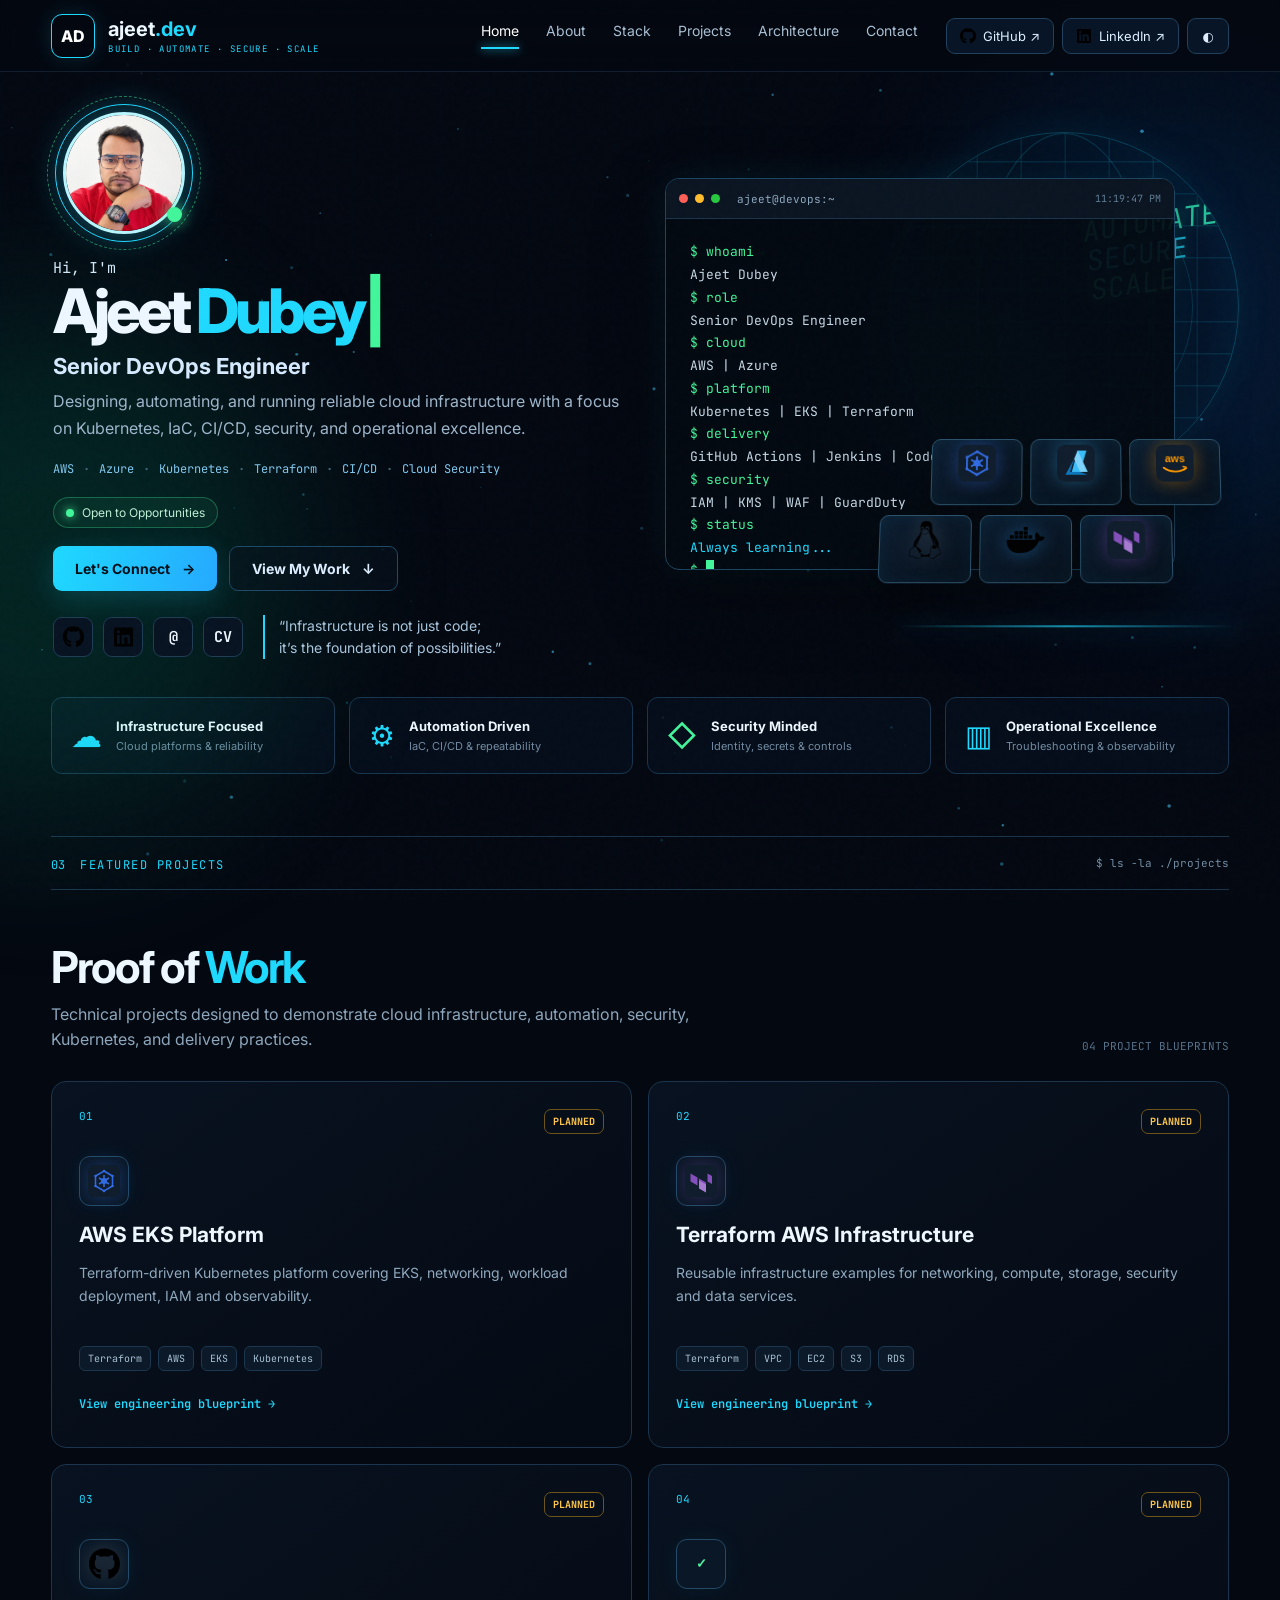
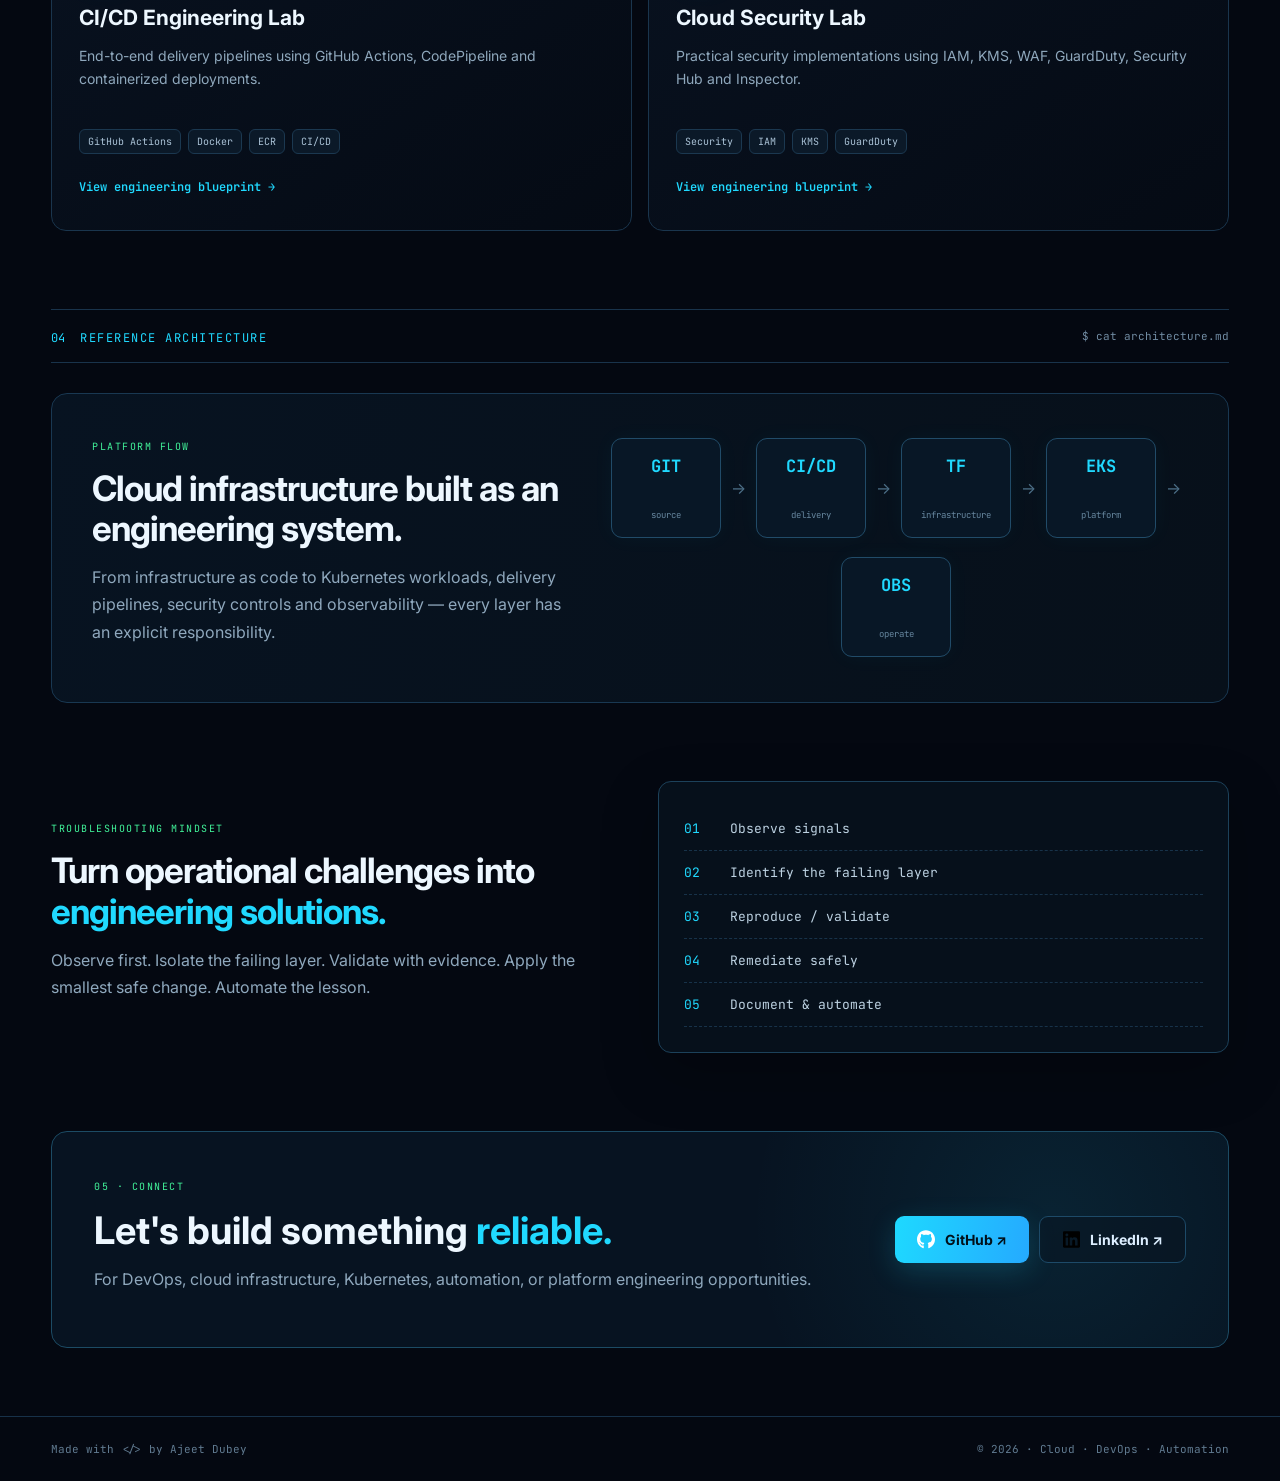
<file: index.html>
<!doctype html>
<html lang="en">
<head>
  <meta charset="utf-8">
  <meta name="viewport" content="width=device-width, initial-scale=1">
  <meta name="theme-color" content="#050912">
  <meta name="description" content="Ajeet Dubey — Senior DevOps Engineer portfolio. AWS, Azure, Kubernetes, Terraform, CI/CD, Cloud Security and Automation.">
  <title>Ajeet Dubey | Senior DevOps Engineer</title>
  <link rel="preconnect" href="https://fonts.googleapis.com">
  <link rel="preconnect" href="https://fonts.gstatic.com" crossorigin>
  <link href="https://fonts.googleapis.com/css2?family=Inter:wght@400;500;600;700;800&family=JetBrains+Mono:wght@400;500;600;700&display=swap" rel="stylesheet">
  <link rel="stylesheet" href="styles.css">
  <!-- v5: all technology/social icons are bundled locally; no external icon CDN required. -->
</head>
<body>
  <div class="noise"></div>
  <div class="grid-bg"></div>
  <div class="orb orb-a"></div>
  <div class="orb orb-b"></div>
  <canvas id="particles" aria-hidden="true"></canvas>

  <header class="site-header">
    <a class="brand" href="#home" aria-label="Ajeet Dubey home">
      <span class="brand-mark">AD</span>
      <span class="brand-copy">
        <strong>ajeet<span>.dev</span></strong>
        <small>BUILD · AUTOMATE · SECURE · SCALE</small>
      </span>
    </a>

    <nav class="nav" id="nav">
      <a class="active" href="#home">Home</a>
      <a href="#about">About</a>
      <a href="#stack">Stack</a>
      <a href="#projects">Projects</a>
      <a href="#architecture">Architecture</a>
      <a href="#contact">Contact</a>
    </nav>

    <div class="header-actions">
      <a class="social-btn github" href="https://github.com/ajeet-dubey89" target="_blank" rel="noopener"><img src="assets/icons/github.svg" alt="" loading="eager"> GitHub ↗</a>
      <a class="social-btn linkedin" href="https://www.linkedin.com/in/ajeet-dubey89/" target="_blank" rel="noopener"><img src="assets/icons/linkedin.svg" alt="" loading="eager"> LinkedIn ↗</a>
      <button class="theme-btn" id="themeToggle" aria-label="Toggle visual mode">◐</button>
      <button class="menu-btn" id="menuBtn" aria-label="Open menu">☰</button>
    </div>
  </header>

  <main>
    <section class="hero section" id="home">
      <div class="hero-left reveal">
        <div class="profile-wrap" aria-label="Ajeet Dubey profile photo">

          <div class="profile-ring ring-one"></div>
          <div class="profile-ring ring-two"></div>
          <img class="profile-photo" src="assets/profile.jpeg" alt="Ajeet Dubey">
          <span class="profile-dot" aria-hidden="true"></span>
        </div>

        <div class="eyebrow">Hi, I'm</div>
        <h1>Ajeet <span>Dubey</span><i>|</i></h1>
        <h2>Senior DevOps Engineer</h2>
        <p class="hero-copy">Designing, automating, and running reliable cloud infrastructure with a focus on Kubernetes, IaC, CI/CD, security, and operational excellence.</p>

        <div class="tech-line">
          <span>AWS</span><b>·</b><span>Azure</span><b>·</b><span>Kubernetes</span><b>·</b><span>Terraform</span><b>·</b><span>CI/CD</span><b>·</b><span>Cloud Security</span>
        </div>

        <div class="status-pill"><span></span> Open to Opportunities</div>

        <div class="hero-cta">
          <a class="btn primary" href="#contact">Let's Connect <span>→</span></a>
          <a class="btn ghost" href="#projects">View My Work <span>↓</span></a>
        </div>

        <div class="quick-links">
          <a href="https://github.com/ajeet-dubey89" target="_blank" rel="noopener" aria-label="GitHub">
            <img src="assets/icons/github.svg" alt="" loading="eager">
          </a>
          <a href="https://www.linkedin.com/in/ajeet-dubey89/" target="_blank" rel="noopener" aria-label="LinkedIn">
            <img src="assets/icons/linkedin.svg" alt="" loading="eager">
          </a>
          <a href="mailto:contact@ajeet.dev" aria-label="Email" class="mail-icon">@</a>
          <a href="#about" aria-label="Profile" class="doc-icon">CV</a>
          <blockquote>“Infrastructure is not just code;<br> it’s the foundation of possibilities.”</blockquote>
        </div>
      </div>

      <div class="hero-right reveal delay-1">
        <div class="terminal-card">
          <div class="terminal-top">
            <span class="traffic red"></span><span class="traffic yellow"></span><span class="traffic green"></span>
            <span class="terminal-title">ajeet@devops:~</span>
            <span class="terminal-time" id="terminalTime"></span>
          </div>
          <div class="terminal-body" id="terminalBody">
            <div><em>$ whoami</em></div>
            <div>Ajeet Dubey</div>
            <div><em>$ role</em></div>
            <div>Senior DevOps Engineer</div>
            <div><em>$ cloud</em></div>
            <div>AWS | Azure</div>
            <div><em>$ platform</em></div>
            <div>Kubernetes | EKS | Terraform</div>
            <div><em>$ delivery</em></div>
            <div>GitHub Actions | Jenkins | CodePipeline</div>
            <div><em>$ security</em></div>
            <div>IAM | KMS | WAF | GuardDuty</div>
            <div><em>$ status</em></div>
            <div class="terminal-green">Always learning...</div>
            <div class="cursor-line"><span>$</span><i></i></div>
          </div>
        </div>

        <div class="globe">
          <div class="globe-grid"></div>
          <div class="globe-label">BUILD<br>AUTOMATE<br><span>SECURE</span><br>SCALE</div>
        </div>

        <div class="infra-stack" aria-label="Technology stack">
          <div class="stack-cube aws" title="Amazon Web Services">
            <img src="assets/icons/amazonaws.svg" alt="AWS" loading="eager"><span>AWS</span>
          </div>
          <div class="stack-cube azure" title="Microsoft Azure">
            <img src="assets/icons/microsoftazure.svg" alt="Azure" loading="eager"><span>AZURE</span>
          </div>
          <div class="stack-cube k8s" title="Kubernetes">
            <img src="assets/icons/kubernetes.svg" alt="Kubernetes" loading="eager"><span>K8S</span>
          </div>
          <div class="stack-cube tf" title="Terraform">
            <img src="assets/icons/terraform.svg" alt="Terraform" loading="eager"><span>TF</span>
          </div>
          <div class="stack-cube docker" title="Docker">
            <img src="assets/icons/docker.svg" alt="Docker" loading="eager"><span>DOCKER</span>
          </div>
          <div class="stack-cube linux" title="Linux">
            <img src="assets/icons/linux.svg" alt="Linux" loading="eager"><span>LINUX</span>
          </div>
        </div>
      </div>
    </section>

    <section class="value-strip section reveal" id="about">
      <article><span class="value-icon cloud-icon">☁</span><div><strong>Infrastructure Focused</strong><small>Cloud platforms & reliability</small></div></article>
      <article><span class="value-icon">⚙</span><div><strong>Automation Driven</strong><small>IaC, CI/CD & repeatability</small></div></article>
      <article><span class="value-icon shield-icon">◇</span><div><strong>Security Minded</strong><small>Identity, secrets & controls</small></div></article>
      <article><span class="value-icon bars-icon">▥</span><div><strong>Operational Excellence</strong><small>Troubleshooting & observability</small></div></article>
    </section>

    <section class="section projects-section" id="projects">
      <div class="section-heading reveal">
        <div><span class="section-number">03</span><span class="section-kicker">FEATURED PROJECTS</span></div>
        <span class="command">$ ls -la ./projects</span>
      </div>
      <div class="section-intro reveal">
        <div><h2>Proof of <span>Work</span></h2><p>Technical projects designed to demonstrate cloud infrastructure, automation, security, Kubernetes, and delivery practices.</p></div>
        <span class="project-counter">04 PROJECT BLUEPRINTS</span>
      </div>

      <div class="project-grid">
        <article class="project-card reveal" data-project="eks">
          <div class="card-top"><span>01</span><b>PLANNED</b></div>
          <div class="project-icon k8s-icon"><img src="assets/icons/kubernetes.svg" alt="Kubernetes" loading="eager"></div>
          <h3>AWS EKS Platform</h3>
          <p>Terraform-driven Kubernetes platform covering EKS, networking, workload deployment, IAM and observability.</p>
          <div class="tags"><span>Terraform</span><span>AWS</span><span>EKS</span><span>Kubernetes</span></div>
          <button class="blueprint">View engineering blueprint →</button>
        </article>

        <article class="project-card reveal delay-1" data-project="terraform">
          <div class="card-top"><span>02</span><b>PLANNED</b></div>
          <div class="project-icon tf-icon"><img src="assets/icons/terraform.svg" alt="Terraform" loading="eager"></div>
          <h3>Terraform AWS Infrastructure</h3>
          <p>Reusable infrastructure examples for networking, compute, storage, security and data services.</p>
          <div class="tags"><span>Terraform</span><span>VPC</span><span>EC2</span><span>S3</span><span>RDS</span></div>
          <button class="blueprint">View engineering blueprint →</button>
        </article>

        <article class="project-card reveal delay-2" data-project="cicd">
          <div class="card-top"><span>03</span><b>PLANNED</b></div>
          <div class="project-icon gh-icon"><img src="assets/icons/github.svg" alt="GitHub" loading="eager"></div>
          <h3>CI/CD Engineering Lab</h3>
          <p>End-to-end delivery pipelines using GitHub Actions, CodePipeline and containerized deployments.</p>
          <div class="tags"><span>GitHub Actions</span><span>Docker</span><span>ECR</span><span>CI/CD</span></div>
          <button class="blueprint">View engineering blueprint →</button>
        </article>

        <article class="project-card reveal delay-3" data-project="security">
          <div class="card-top"><span>04</span><b>PLANNED</b></div>
          <div class="project-icon sec-icon">✓</div>
          <h3>Cloud Security Lab</h3>
          <p>Practical security implementations using IAM, KMS, WAF, GuardDuty, Security Hub and Inspector.</p>
          <div class="tags"><span>Security</span><span>IAM</span><span>KMS</span><span>GuardDuty</span></div>
          <button class="blueprint">View engineering blueprint →</button>
        </article>
      </div>
    </section>

    <section class="section architecture-section" id="architecture">
      <div class="section-heading reveal">
        <div><span class="section-number">04</span><span class="section-kicker">REFERENCE ARCHITECTURE</span></div>
        <span class="command">$ cat architecture.md</span>
      </div>
      <div class="architecture-card reveal">
        <div class="arch-copy">
          <span class="mini-label">PLATFORM FLOW</span>
          <h2>Cloud infrastructure built as an <span>engineering system.</span></h2>
          <p>From infrastructure as code to Kubernetes workloads, delivery pipelines, security controls and observability — every layer has an explicit responsibility.</p>
        </div>
        <div class="arch-flow">
          <div>GIT<br><small>source</small></div><i>→</i>
          <div>CI/CD<br><small>delivery</small></div><i>→</i>
          <div>TF<br><small>infrastructure</small></div><i>→</i>
          <div>EKS<br><small>platform</small></div><i>→</i>
          <div>OBS<br><small>operate</small></div>
        </div>
      </div>
    </section>

    <section class="section method-section">
      <div class="method-grid">
        <div class="method-copy reveal">
          <span class="mini-label">TROUBLESHOOTING MINDSET</span>
          <h2>Turn operational challenges into <span>engineering solutions.</span></h2>
          <p>Observe first. Isolate the failing layer. Validate with evidence. Apply the smallest safe change. Automate the lesson.</p>
        </div>
        <div class="method-terminal reveal delay-1">
          <div><span>01</span> Observe signals</div>
          <div><span>02</span> Identify the failing layer</div>
          <div><span>03</span> Reproduce / validate</div>
          <div><span>04</span> Remediate safely</div>
          <div><span>05</span> Document & automate</div>
        </div>
      </div>
    </section>

    <section class="section contact-section" id="contact">
      <div class="contact-card reveal">
        <div>
          <span class="mini-label">05 · CONNECT</span>
          <h2>Let's build something <span>reliable.</span></h2>
          <p>For DevOps, cloud infrastructure, Kubernetes, automation, or platform engineering opportunities.</p>
        </div>
        <div class="contact-actions">
          <a class="btn primary icon-btn" href="https://github.com/ajeet-dubey89" target="_blank" rel="noopener"><img src="assets/icons/github.svg" alt=""> GitHub ↗</a>
          <a class="btn ghost icon-btn" href="https://www.linkedin.com/in/ajeet-dubey89/" target="_blank" rel="noopener"><img src="assets/icons/linkedin.svg" alt=""> LinkedIn ↗</a>
        </div>
      </div>
    </section>
  </main>

  <footer>
    <span>Made with &lt;/&gt; by Ajeet Dubey</span>
    <span>© <span id="year"></span> · Cloud · DevOps · Automation</span>
  </footer>

  <dialog id="projectModal">
    <button class="modal-close" id="modalClose" aria-label="Close">×</button>
    <span class="mini-label" id="modalLabel">ENGINEERING BLUEPRINT</span>
    <h2 id="modalTitle"></h2>
    <p id="modalText"></p>
    <div class="modal-grid" id="modalGrid"></div>
  </dialog>

  <script src="script.js"></script>
</body>
</html>
</file>
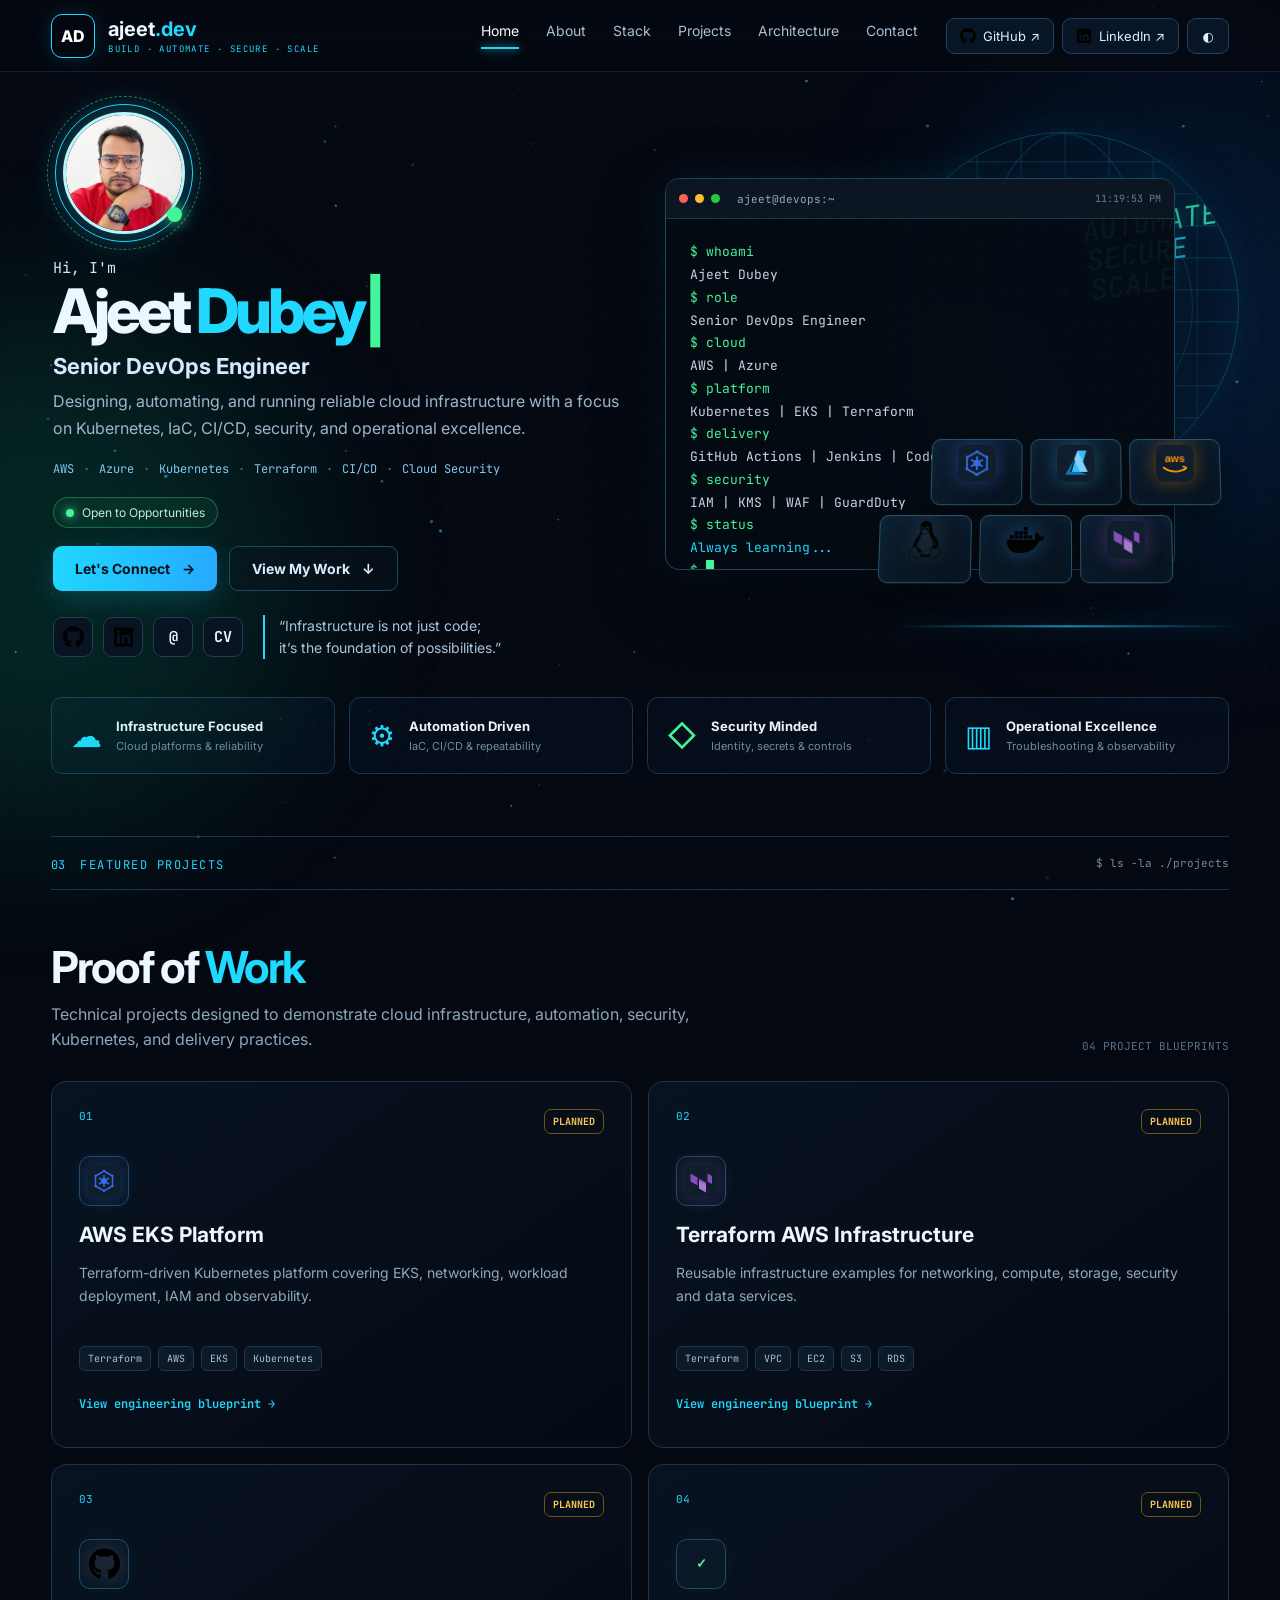
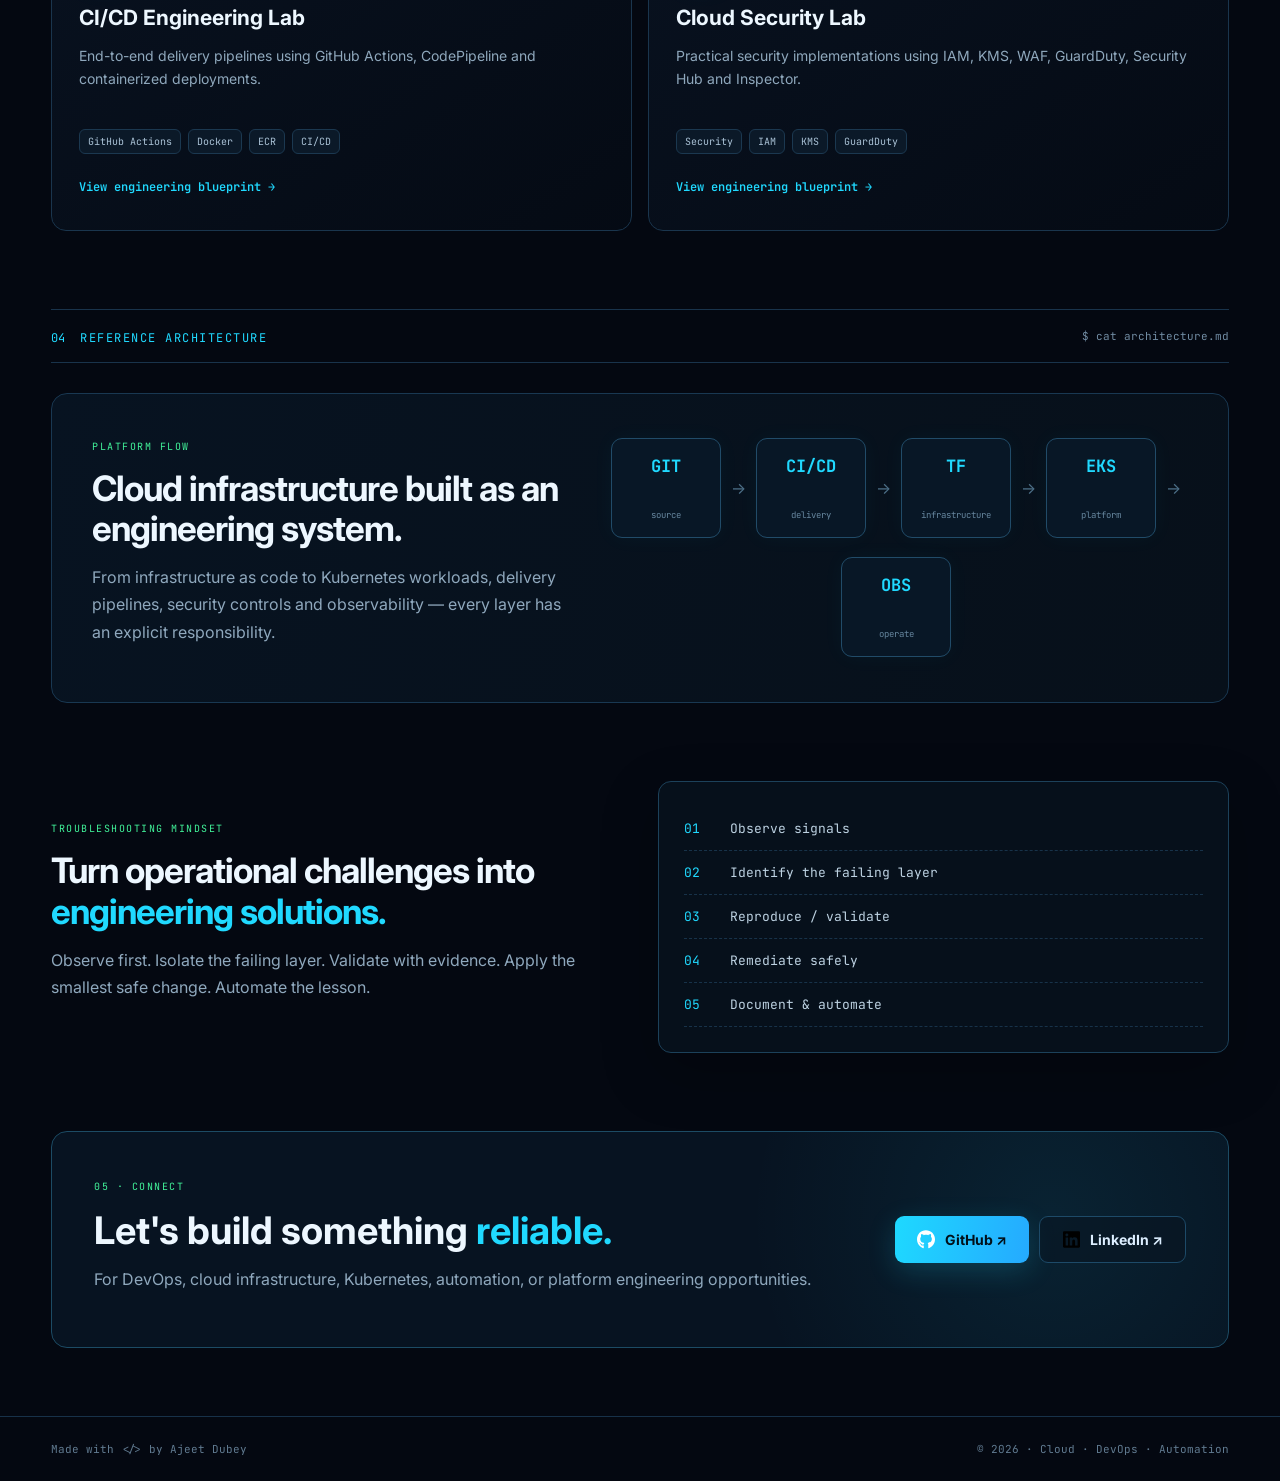
<file: bckp2index.html>
<!doctype html>
<html lang="en">
<head>
  <meta charset="utf-8">
  <meta name="viewport" content="width=device-width, initial-scale=1">
  <meta name="theme-color" content="#050912">
  <meta name="description" content="Ajeet Dubey — Senior DevOps Engineer portfolio. AWS, Azure, Kubernetes, Terraform, CI/CD, Cloud Security and Automation.">
  <meta name="author" content="Ajeet Dubey">
  <link rel="canonical" href="https://ajeet-dubey89.github.io/">

  <!-- Social sharing / LinkedIn preview -->
  <meta property="og:type" content="website">
  <meta property="og:title" content="Ajeet Dubey | Senior DevOps Engineer">
  <meta property="og:description" content="DevOps engineering portfolio covering AWS, Azure, Kubernetes, Terraform, CI/CD, cloud security and infrastructure automation.">
  <meta property="og:url" content="https://ajeet-dubey89.github.io/">
  <meta property="og:image" content="https://ajeet-dubey89.github.io/assets/profile.jpeg">
  <meta property="og:image:alt" content="Ajeet Dubey — Senior DevOps Engineer">
  <meta property="og:site_name" content="Ajeet Dubey">

  <!-- X / Twitter sharing -->
  <meta name="twitter:card" content="summary_large_image">
  <meta name="twitter:title" content="Ajeet Dubey | Senior DevOps Engineer">
  <meta name="twitter:description" content="AWS • Azure • Kubernetes • Terraform • CI/CD • Cloud Infrastructure">
  <meta name="twitter:image" content="https://ajeet-dubey89.github.io/assets/profile.jpeg">
  <meta name="twitter:image:alt" content="Ajeet Dubey — Senior DevOps Engineer">

  <title>Ajeet Dubey | Senior DevOps Engineer</title>
  <link rel="preconnect" href="https://fonts.googleapis.com">
  <link rel="preconnect" href="https://fonts.gstatic.com" crossorigin>
  <link href="https://fonts.googleapis.com/css2?family=Inter:wght@400;500;600;700;800&family=JetBrains+Mono:wght@400;500;600;700&display=swap" rel="stylesheet">
  <link rel="stylesheet" href="styles.css">
  <!-- v5: all technology/social icons are bundled locally; no external icon CDN required. -->
</head>
<body>
  <div class="noise"></div>
  <div class="grid-bg"></div>
  <div class="orb orb-a"></div>
  <div class="orb orb-b"></div>
  <canvas id="particles" aria-hidden="true"></canvas>

  <header class="site-header">
    <a class="brand" href="#home" aria-label="Ajeet Dubey home">
      <span class="brand-mark">AD</span>
      <span class="brand-copy">
        <strong>ajeet<span>.dev</span></strong>
        <small>BUILD · AUTOMATE · SECURE · SCALE</small>
      </span>
    </a>

    <nav class="nav" id="nav">
      <a class="active" href="#home">Home</a>
      <a href="#about">About</a>
      <a href="#stack">Stack</a>
      <a href="#projects">Projects</a>
      <a href="#architecture">Architecture</a>
      <a href="#contact">Contact</a>
    </nav>

    <div class="header-actions">
      <a class="social-btn github" href="https://github.com/ajeet-dubey89" target="_blank" rel="noopener"><img src="assets/icons/github.svg" alt="" loading="eager"> GitHub ↗</a>
      <a class="social-btn linkedin" href="https://www.linkedin.com/in/ajeet-dubey89/" target="_blank" rel="noopener"><img src="assets/icons/linkedin.svg" alt="" loading="eager"> LinkedIn ↗</a>
      <button class="theme-btn" id="themeToggle" aria-label="Toggle visual mode">◐</button>
      <button class="menu-btn" id="menuBtn" aria-label="Open menu">☰</button>
    </div>
  </header>

  <main>
    <section class="hero section" id="home">
      <div class="hero-left reveal">
        <div class="profile-wrap" aria-label="Ajeet Dubey profile photo">

          <div class="profile-ring ring-one"></div>
          <div class="profile-ring ring-two"></div>
          <img class="profile-photo" src="assets/profile.jpeg" alt="Ajeet Dubey">
          <span class="profile-dot" aria-hidden="true"></span>
        </div>

        <div class="eyebrow">Hi, I'm</div>
        <h1>Ajeet <span>Dubey</span><i>|</i></h1>
        <h2>Senior DevOps Engineer</h2>
        <p class="hero-copy">Designing, automating, and running reliable cloud infrastructure with a focus on Kubernetes, IaC, CI/CD, security, and operational excellence.</p>

        <div class="tech-line">
          <span>AWS</span><b>·</b><span>Azure</span><b>·</b><span>Kubernetes</span><b>·</b><span>Terraform</span><b>·</b><span>CI/CD</span><b>·</b><span>Cloud Security</span>
        </div>

        <div class="status-pill"><span></span> Open to Opportunities</div>

        <div class="hero-cta">
          <a class="btn primary" href="#contact">Let's Connect <span>→</span></a>
          <a class="btn ghost" href="#projects">View My Work <span>↓</span></a>
        </div>

        <div class="quick-links">
          <a href="https://github.com/ajeet-dubey89" target="_blank" rel="noopener" aria-label="GitHub">
            <img src="assets/icons/github.svg" alt="" loading="eager">
          </a>
          <a href="https://www.linkedin.com/in/ajeet-dubey89/" target="_blank" rel="noopener" aria-label="LinkedIn">
            <img src="assets/icons/linkedin.svg" alt="" loading="eager">
          </a>
          <a href="mailto:contact@ajeet.dev" aria-label="Email" class="mail-icon">@</a>
          <a href="#about" aria-label="Profile" class="doc-icon">CV</a>
          <blockquote>“Infrastructure is not just code;<br> it’s the foundation of possibilities.”</blockquote>
        </div>
      </div>

      <div class="hero-right reveal delay-1">
        <div class="terminal-card">
          <div class="terminal-top">
            <span class="traffic red"></span><span class="traffic yellow"></span><span class="traffic green"></span>
            <span class="terminal-title">ajeet@devops:~</span>
            <span class="terminal-time" id="terminalTime"></span>
          </div>
          <div class="terminal-body" id="terminalBody">
            <div><em>$ whoami</em></div>
            <div>Ajeet Dubey</div>
            <div><em>$ role</em></div>
            <div>Senior DevOps Engineer</div>
            <div><em>$ cloud</em></div>
            <div>AWS | Azure</div>
            <div><em>$ platform</em></div>
            <div>Kubernetes | EKS | Terraform</div>
            <div><em>$ delivery</em></div>
            <div>GitHub Actions | Jenkins | CodePipeline</div>
            <div><em>$ security</em></div>
            <div>IAM | KMS | WAF | GuardDuty</div>
            <div><em>$ status</em></div>
            <div class="terminal-green">Always learning...</div>
            <div class="cursor-line"><span>$</span><i></i></div>
          </div>
        </div>

        <div class="globe">
          <div class="globe-grid"></div>
          <div class="globe-label">BUILD<br>AUTOMATE<br><span>SECURE</span><br>SCALE</div>
        </div>

        <div class="infra-stack" aria-label="Technology stack">
          <div class="stack-cube aws" title="Amazon Web Services">
            <img src="assets/icons/amazonaws.svg" alt="AWS" loading="eager"><span>AWS</span>
          </div>
          <div class="stack-cube azure" title="Microsoft Azure">
            <img src="assets/icons/microsoftazure.svg" alt="Azure" loading="eager"><span>AZURE</span>
          </div>
          <div class="stack-cube k8s" title="Kubernetes">
            <img src="assets/icons/kubernetes.svg" alt="Kubernetes" loading="eager"><span>K8S</span>
          </div>
          <div class="stack-cube tf" title="Terraform">
            <img src="assets/icons/terraform.svg" alt="Terraform" loading="eager"><span>TF</span>
          </div>
          <div class="stack-cube docker" title="Docker">
            <img src="assets/icons/docker.svg" alt="Docker" loading="eager"><span>DOCKER</span>
          </div>
          <div class="stack-cube linux" title="Linux">
            <img src="assets/icons/linux.svg" alt="Linux" loading="eager"><span>LINUX</span>
          </div>
        </div>
      </div>
    </section>

    <section class="value-strip section reveal" id="about">
      <article><span class="value-icon cloud-icon">☁</span><div><strong>Infrastructure Focused</strong><small>Cloud platforms & reliability</small></div></article>
      <article><span class="value-icon">⚙</span><div><strong>Automation Driven</strong><small>IaC, CI/CD & repeatability</small></div></article>
      <article><span class="value-icon shield-icon">◇</span><div><strong>Security Minded</strong><small>Identity, secrets & controls</small></div></article>
      <article><span class="value-icon bars-icon">▥</span><div><strong>Operational Excellence</strong><small>Troubleshooting & observability</small></div></article>
    </section>

    <section class="section projects-section" id="projects">
      <div class="section-heading reveal">
        <div><span class="section-number">03</span><span class="section-kicker">FEATURED PROJECTS</span></div>
        <span class="command">$ ls -la ./projects</span>
      </div>
      <div class="section-intro reveal">
        <div><h2>Proof of <span>Work</span></h2><p>Technical projects designed to demonstrate cloud infrastructure, automation, security, Kubernetes, and delivery practices.</p></div>
        <span class="project-counter">04 PROJECT BLUEPRINTS</span>
      </div>

      <div class="project-grid">
        <article class="project-card reveal" data-project="eks">
          <div class="card-top"><span>01</span><b>PLANNED</b></div>
          <div class="project-icon k8s-icon"><img src="assets/icons/kubernetes.svg" alt="Kubernetes" loading="eager"></div>
          <h3>AWS EKS Platform</h3>
          <p>Terraform-driven Kubernetes platform covering EKS, networking, workload deployment, IAM and observability.</p>
          <div class="tags"><span>Terraform</span><span>AWS</span><span>EKS</span><span>Kubernetes</span></div>
          <button class="blueprint">View engineering blueprint →</button>
        </article>

        <article class="project-card reveal delay-1" data-project="terraform">
          <div class="card-top"><span>02</span><b>PLANNED</b></div>
          <div class="project-icon tf-icon"><img src="assets/icons/terraform.svg" alt="Terraform" loading="eager"></div>
          <h3>Terraform AWS Infrastructure</h3>
          <p>Reusable infrastructure examples for networking, compute, storage, security and data services.</p>
          <div class="tags"><span>Terraform</span><span>VPC</span><span>EC2</span><span>S3</span><span>RDS</span></div>
          <button class="blueprint">View engineering blueprint →</button>
        </article>

        <article class="project-card reveal delay-2" data-project="cicd">
          <div class="card-top"><span>03</span><b>PLANNED</b></div>
          <div class="project-icon gh-icon"><img src="assets/icons/github.svg" alt="GitHub" loading="eager"></div>
          <h3>CI/CD Engineering Lab</h3>
          <p>End-to-end delivery pipelines using GitHub Actions, CodePipeline and containerized deployments.</p>
          <div class="tags"><span>GitHub Actions</span><span>Docker</span><span>ECR</span><span>CI/CD</span></div>
          <button class="blueprint">View engineering blueprint →</button>
        </article>

        <article class="project-card reveal delay-3" data-project="security">
          <div class="card-top"><span>04</span><b>PLANNED</b></div>
          <div class="project-icon sec-icon">✓</div>
          <h3>Cloud Security Lab</h3>
          <p>Practical security implementations using IAM, KMS, WAF, GuardDuty, Security Hub and Inspector.</p>
          <div class="tags"><span>Security</span><span>IAM</span><span>KMS</span><span>GuardDuty</span></div>
          <button class="blueprint">View engineering blueprint →</button>
        </article>
      </div>
    </section>

    <section class="section architecture-section" id="architecture">
      <div class="section-heading reveal">
        <div><span class="section-number">04</span><span class="section-kicker">REFERENCE ARCHITECTURE</span></div>
        <span class="command">$ cat architecture.md</span>
      </div>
      <div class="architecture-card reveal">
        <div class="arch-copy">
          <span class="mini-label">PLATFORM FLOW</span>
          <h2>Cloud infrastructure built as an <span>engineering system.</span></h2>
          <p>From infrastructure as code to Kubernetes workloads, delivery pipelines, security controls and observability — every layer has an explicit responsibility.</p>
        </div>
        <div class="arch-flow">
          <div>GIT<br><small>source</small></div><i>→</i>
          <div>CI/CD<br><small>delivery</small></div><i>→</i>
          <div>TF<br><small>infrastructure</small></div><i>→</i>
          <div>EKS<br><small>platform</small></div><i>→</i>
          <div>OBS<br><small>operate</small></div>
        </div>
      </div>
    </section>

    <section class="section method-section">
      <div class="method-grid">
        <div class="method-copy reveal">
          <span class="mini-label">TROUBLESHOOTING MINDSET</span>
          <h2>Turn operational challenges into <span>engineering solutions.</span></h2>
          <p>Observe first. Isolate the failing layer. Validate with evidence. Apply the smallest safe change. Automate the lesson.</p>
        </div>
        <div class="method-terminal reveal delay-1">
          <div><span>01</span> Observe signals</div>
          <div><span>02</span> Identify the failing layer</div>
          <div><span>03</span> Reproduce / validate</div>
          <div><span>04</span> Remediate safely</div>
          <div><span>05</span> Document & automate</div>
        </div>
      </div>
    </section>

    <section class="section contact-section" id="contact">
      <div class="contact-card reveal">
        <div>
          <span class="mini-label">05 · CONNECT</span>
          <h2>Let's build something <span>reliable.</span></h2>
          <p>For DevOps, cloud infrastructure, Kubernetes, automation, or platform engineering opportunities.</p>
        </div>
        <div class="contact-actions">
          <a class="btn primary icon-btn" href="https://github.com/ajeet-dubey89" target="_blank" rel="noopener"><img src="assets/icons/github.svg" alt=""> GitHub ↗</a>
          <a class="btn ghost icon-btn" href="https://www.linkedin.com/in/ajeet-dubey89/" target="_blank" rel="noopener"><img src="assets/icons/linkedin.svg" alt=""> LinkedIn ↗</a>
        </div>
      </div>
    </section>
  </main>

  <footer>
    <span>Made with &lt;/&gt; by Ajeet Dubey</span>
    <span>© <span id="year"></span> · Cloud · DevOps · Automation</span>
  </footer>

  <dialog id="projectModal">
    <button class="modal-close" id="modalClose" aria-label="Close">×</button>
    <span class="mini-label" id="modalLabel">ENGINEERING BLUEPRINT</span>
    <h2 id="modalTitle"></h2>
    <p id="modalText"></p>
    <div class="modal-grid" id="modalGrid"></div>
  </dialog>

  <script src="script.js"></script>
</body>
</html>
</file>
<file: styles.css>
*{box-sizing:border-box}
:root{
  --bg:#040811;--panel:#07101d;--panel2:#0a1422;--line:#18304a;
  --text:#edf7ff;--muted:#91a9bf;--cyan:#20d9ff;--blue:#269cff;
  --green:#42f59b;--purple:#8b7cff;--amber:#ffc84d;--max:1480px;
}
html{scroll-behavior:smooth}
body{margin:0;background:var(--bg);color:var(--text);font-family:Inter,system-ui,sans-serif;overflow-x:hidden}
a{text-decoration:none;color:inherit}button{font:inherit}
.noise{position:fixed;inset:0;pointer-events:none;opacity:.025;z-index:5;background-image:url("data:image/svg+xml,%3Csvg viewBox='0 0 180 180' xmlns='http://www.w3.org/2000/svg'%3E%3Cfilter id='n'%3E%3CfeTurbulence type='fractalNoise' baseFrequency='.9' numOctaves='3' stitchTiles='stitch'/%3E%3C/filter%3E%3Crect width='100%25' height='100%25' filter='url(%23n)' opacity='.7'/%3E%3C/svg%3E")}
.grid-bg{position:fixed;inset:0;pointer-events:none;opacity:.18;background-image:linear-gradient(rgba(32,217,255,.08) 1px,transparent 1px),linear-gradient(90deg,rgba(32,217,255,.08) 1px,transparent 1px);background-size:44px 44px;mask-image:linear-gradient(to bottom,black,transparent 82%)}
.orb{position:fixed;width:520px;height:520px;border-radius:50%;filter:blur(90px);opacity:.12;pointer-events:none}.orb-a{background:#087bff;top:8%;right:-160px}.orb-b{background:#00e6a0;bottom:8%;left:-220px}
#particles{position:fixed;inset:0;z-index:-1;pointer-events:none}
.site-header{height:72px;border-bottom:1px solid rgba(91,151,197,.16);display:flex;align-items:center;justify-content:space-between;padding:0 4%;position:sticky;top:0;z-index:20;background:rgba(4,8,17,.76);backdrop-filter:blur(18px)}
.brand{display:flex;align-items:center;gap:13px}.brand-mark{display:grid;place-items:center;width:44px;height:44px;border:1px solid var(--cyan);border-radius:11px;color:white;font-weight:800;box-shadow:0 0 20px rgba(32,217,255,.15)}.brand-copy strong{font-size:20px}.brand-copy strong span{color:var(--cyan)}.brand-copy small{display:block;font:9px "JetBrains Mono";letter-spacing:1.4px;color:var(--cyan);margin-top:2px}
.nav{display:flex;gap:27px;margin-left:auto;margin-right:28px}.nav a{font-size:14px;color:#a9bfd3;transition:.25s}.nav a:hover,.nav a.active{color:#fff}.nav a.active:after{content:"";display:block;height:2px;background:var(--cyan);box-shadow:0 0 10px var(--cyan);margin-top:8px}
.header-actions{display:flex;align-items:center;gap:8px}.social-btn,.theme-btn,.menu-btn{border:1px solid #21415e;background:#071526;color:#dceeff;padding:9px 13px;border-radius:9px;font-size:13px}.social-btn:hover{border-color:var(--cyan);color:var(--cyan)}.theme-btn{cursor:pointer;width:42px}.menu-btn{display:none}
.section{max-width:var(--max);margin:auto;padding-left:4%;padding-right:4%}
.hero{min-height:610px;display:grid;grid-template-columns:minmax(0,1.02fr) minmax(500px,.98fr);align-items:center;gap:26px;position:relative;padding-top:30px;padding-bottom:38px;overflow:hidden}
.hero-left{position:relative;z-index:2}.profile-wrap{width:142px;height:142px;position:relative;margin-bottom:14px;flex:0 0 142px}.profile-photo{width:122px;height:122px;position:absolute;left:10px;top:10px;object-fit:cover;object-position:center 24%;border-radius:50%;border:3px solid #b8f6ff;box-shadow:0 0 35px rgba(32,217,255,.4);z-index:2}.profile-ring{position:absolute;border-radius:50%;inset:2px;border:1px solid var(--cyan);animation:spin 8s linear infinite}.ring-two{inset:-6px;border-color:rgba(66,245,155,.5);animation:spin 12s linear infinite reverse;border-style:dashed}.profile-dot{position:absolute;right:13px;bottom:22px;width:15px;height:15px;border-radius:50%;background:var(--green);box-shadow:0 0 15px var(--green);z-index:3}
.eyebrow{font:15px "JetBrains Mono";color:#d2e8f8;margin-bottom:4px}.hero h1{font-size:clamp(44px,4.8vw,68px);line-height:.95;margin:0;font-weight:800;letter-spacing:-4px}.hero h1 span{color:var(--cyan)}.hero h1 i{font-style:normal;color:var(--green);animation:blink 1s infinite}.hero h2{font-size:22px;margin:13px 0 9px;color:#d6eaff}.hero-copy{max-width:600px;font-size:16px;line-height:1.65;color:#9eb6cb;margin:0}.tech-line{display:flex;flex-wrap:wrap;gap:9px;color:#82c8ef;font:12px "JetBrains Mono";margin:20px 0}.tech-line b{color:#42677f}.status-pill{display:inline-flex;align-items:center;gap:8px;border:1px solid rgba(66,245,155,.3);background:rgba(66,245,155,.06);padding:7px 12px;border-radius:30px;color:#bcefd5;font-size:12px}.status-pill span{width:8px;height:8px;border-radius:50%;background:var(--green);box-shadow:0 0 10px var(--green);animation:pulse 1.5s infinite}
.hero-cta{display:flex;gap:12px;margin-top:18px}.btn{display:inline-flex;align-items:center;gap:12px;border-radius:9px;padding:13px 22px;font-weight:700;font-size:14px;transition:.25s}.btn.primary{background:linear-gradient(100deg,#1ed9ff,#25aaff);color:#02101a;box-shadow:0 8px 28px rgba(32,217,255,.18)}.btn.primary:hover{transform:translateY(-2px);box-shadow:0 12px 35px rgba(32,217,255,.3)}.btn.ghost{border:1px solid #1d4a68;color:#dceeff;background:rgba(8,18,31,.5)}.btn.ghost:hover{border-color:var(--cyan);color:var(--cyan)}
.quick-links{display:flex;align-items:center;gap:10px;margin-top:24px}.quick-links>a{display:grid;place-items:center;width:40px;height:40px;border:1px solid #203d56;background:#081322;border-radius:9px;font-weight:700}.quick-links>a:hover{border-color:var(--cyan);color:var(--cyan)}blockquote{border-left:2px solid var(--cyan);margin:0 0 0 10px;padding-left:14px;color:#a9c6dd;font-size:14px;line-height:1.55}
.hero-right{min-height:500px;position:relative;isolation:isolate}.terminal-card{position:absolute;left:0;top:48px;width:min(510px,94%);background:rgba(4,10,18,.92);border:1px solid #1d4561;border-radius:14px;box-shadow:0 25px 70px rgba(0,0,0,.4),0 0 40px rgba(32,217,255,.08);z-index:4;overflow:hidden;animation:float 5s ease-in-out infinite}.terminal-top{height:40px;background:#0b1522;border-bottom:1px solid #1b354c;display:flex;align-items:center;padding:0 13px;gap:7px}.traffic{width:9px;height:9px;border-radius:50%}.red{background:#ff5f57}.yellow{background:#ffbd2e}.green{background:#28c840}.terminal-title{margin-left:10px;font:11px "JetBrains Mono";color:#8fa9bf}.terminal-time{margin-left:auto;font:10px "JetBrains Mono";color:#607e95}.terminal-body{padding:22px 24px;font:13px/1.75 "JetBrains Mono";color:#c6d8e6;min-height:350px}.terminal-body em{font-style:normal;color:var(--green)}.terminal-green{color:var(--cyan)}.cursor-line{display:flex;gap:8px;color:var(--green)}.cursor-line i{display:inline-block;width:8px;background:var(--green);animation:blink .9s infinite}
.globe{position:absolute;right:-10px;top:2px;width:350px;height:350px;border-radius:50%;border:1px solid rgba(32,217,255,.3);box-shadow:inset 0 0 50px rgba(32,217,255,.08),0 0 45px rgba(32,217,255,.1);overflow:hidden;opacity:.8}.globe:before,.globe:after{content:"";position:absolute;inset:13%;border:1px solid rgba(32,217,255,.22);border-radius:50%}.globe:after{inset:0 25%;border-radius:50%}.globe-grid{position:absolute;inset:0;background:repeating-linear-gradient(0deg,transparent 0 30px,rgba(32,217,255,.15) 31px 32px),repeating-linear-gradient(90deg,transparent 0 42px,rgba(32,217,255,.13) 43px 44px);border-radius:50%;animation:globeMove 9s linear infinite}.globe-label{position:absolute;right:18px;top:45px;color:#35f5c0;font:italic 28px/1.05 "JetBrains Mono";transform:rotate(-8deg);text-shadow:0 0 15px rgba(53,245,192,.4);z-index:2}.globe-label span{color:#23ddff}
.infra-stack{position:absolute;right:-8px;bottom:0;width:340px;height:225px;z-index:5;transform:perspective(700px) rotateX(8deg)}.stack-cube{position:absolute;width:92px;height:68px;display:grid;place-items:center;border:1px solid #2b526d;border-radius:9px;background:linear-gradient(145deg,#0d1e31,#07101b);font:700 18px "JetBrains Mono";box-shadow:0 15px 35px rgba(0,0,0,.4),inset 0 0 18px rgba(32,217,255,.05);animation:cubeFloat 4s ease-in-out infinite}.stack-cube:nth-child(1){right:15px;bottom:125px;color:#ffad37}.stack-cube:nth-child(2){right:115px;bottom:125px;color:#40b7ff;animation-delay:.2s}.stack-cube:nth-child(3){right:215px;bottom:125px;color:#55c8ff;animation-delay:.4s}.stack-cube:nth-child(4){right:65px;bottom:47px;color:#a896ff;animation-delay:.6s}.stack-cube:nth-child(5){right:165px;bottom:47px;color:#54bfff;animation-delay:.8s}.stack-cube:nth-child(6){right:265px;bottom:47px;color:#e6eff8;animation-delay:1s}
.value-strip{display:grid;grid-template-columns:repeat(4,1fr);gap:14px;padding-bottom:62px}.value-strip article{border:1px solid #183550;background:rgba(7,16,29,.76);border-radius:11px;padding:19px;display:flex;gap:14px;align-items:center}.value-strip article>span{font-size:27px;color:var(--cyan)}.value-strip strong{display:block;font-size:13px}.value-strip small{display:block;color:#718aa1;font-size:11px;margin-top:5px}
.section-heading{border-top:1px solid #19334b;border-bottom:1px solid #19334b;padding:16px 0;display:flex;justify-content:space-between;align-items:center}.section-number{font:12px "JetBrains Mono";color:var(--cyan);margin-right:15px}.section-kicker{font:12px "JetBrains Mono";letter-spacing:1.5px;color:var(--cyan)}.command{font:11px "JetBrains Mono";color:#718ca3}.section-intro{display:flex;justify-content:space-between;align-items:end;padding:50px 0 28px}.section-intro h2{font-size:44px;margin:0 0 8px;letter-spacing:-2px}.section-intro h2 span,.method-copy h2 span,.contact-card h2 span{color:var(--cyan)}.section-intro p{margin:0;color:#8da6bb;max-width:700px;line-height:1.6}.project-counter{font:11px "JetBrains Mono";color:#55738c}
.project-grid{display:grid;grid-template-columns:repeat(2,1fr);gap:16px;padding-bottom:78px}.project-card{position:relative;border:1px solid #1a354d;background:linear-gradient(145deg,rgba(9,19,33,.94),rgba(5,11,20,.94));border-radius:15px;padding:27px;overflow:hidden;transition:.35s}.project-card:before{content:"";position:absolute;width:180px;height:180px;background:var(--cyan);filter:blur(90px);opacity:0;right:-80px;top:-80px;transition:.35s}.project-card:hover{transform:translateY(-5px);border-color:#28617f;box-shadow:0 25px 60px rgba(0,0,0,.28)}.project-card:hover:before{opacity:.09}.card-top{display:flex;justify-content:space-between;font:11px "JetBrains Mono";color:var(--cyan)}.card-top b{border:1px solid #6d541b;color:var(--amber);border-radius:7px;padding:5px 8px;font-size:10px}.project-icon{margin-top:22px;width:50px;height:50px;border-radius:11px;display:grid;place-items:center;border:1px solid #234a67;background:#0a1726;font:700 13px "JetBrains Mono";box-shadow:0 0 25px rgba(32,217,255,.06)}.k8s-icon{color:#53caff}.tf-icon{color:#a994ff}.gh-icon{color:#fff}.sec-icon{color:#4df5a0}.project-card h3{font-size:21px;margin:16px 0 8px}.project-card p{color:#8fa8bd;line-height:1.65;font-size:14px;min-height:68px}.tags{display:flex;flex-wrap:wrap;gap:7px;margin:17px 0}.tags span{padding:5px 8px;background:#0b1928;border:1px solid #1b3850;border-radius:6px;color:#aac2d6;font:10px "JetBrains Mono"}.blueprint{border:0;background:none;color:var(--cyan);padding:8px 0;font:600 12px "JetBrains Mono";cursor:pointer}.blueprint:hover{text-shadow:0 0 12px rgba(32,217,255,.5)}
.architecture-section{padding-bottom:78px}.architecture-card{display:grid;grid-template-columns:.9fr 1.1fr;gap:35px;margin-top:30px;border:1px solid #193852;border-radius:16px;padding:40px;background:linear-gradient(110deg,#071321,#07101a)}.mini-label{font:10px "JetBrains Mono";letter-spacing:1.5px;color:var(--green)}.arch-copy h2,.method-copy h2{font-size:35px;line-height:1.15;letter-spacing:-1px;margin:14px 0}.arch-copy p,.method-copy p{color:#8fa8bd;line-height:1.7}.arch-flow{display:flex;align-items:center;justify-content:center;gap:10px;flex-wrap:wrap}.arch-flow>div{width:110px;height:100px;border:1px solid #214b68;border-radius:11px;background:#081726;display:grid;place-items:center;text-align:center;color:var(--cyan);font:700 17px "JetBrains Mono";box-shadow:0 0 22px rgba(32,217,255,.04)}.arch-flow small{font-size:9px;color:#66869e;font-weight:400}.arch-flow i{color:#4d7088;font-style:normal}
.method-section{padding-bottom:78px}.method-grid{display:grid;grid-template-columns:1fr 1fr;gap:35px;align-items:center}.method-terminal{border:1px solid #1c415a;background:#06101b;border-radius:13px;padding:25px;font:13px "JetBrains Mono";box-shadow:0 20px 55px rgba(0,0,0,.25)}.method-terminal div{padding:13px 0;border-bottom:1px dashed #173249;color:#bdd2e2}.method-terminal span{display:inline-block;width:38px;color:var(--cyan)}
.contact-section{padding-bottom:68px}.contact-card{display:flex;justify-content:space-between;align-items:center;gap:30px;border:1px solid #1c4b64;border-radius:16px;padding:42px;background:radial-gradient(circle at 85% 40%,rgba(32,217,255,.08),transparent 30%),#071321}.contact-card h2{font-size:38px;margin:13px 0}.contact-card p{color:#8fa8bd}.contact-actions{display:flex;gap:10px}
footer{border-top:1px solid #173149;padding:25px 4%;display:flex;justify-content:space-between;color:#617b91;font:11px "JetBrains Mono";max-width:var(--max);margin:auto}
dialog{width:min(620px,92vw);background:#07111e;color:var(--text);border:1px solid #285b77;border-radius:15px;padding:32px;box-shadow:0 30px 100px rgba(0,0,0,.65)}dialog::backdrop{background:rgba(0,3,8,.72);backdrop-filter:blur(5px)}.modal-close{position:absolute;right:15px;top:12px;border:0;background:none;color:#7e9ab0;font-size:27px;cursor:pointer}.modal-close:hover{color:#fff}dialog h2{font-size:28px;margin:12px 0}.modal-grid{display:grid;grid-template-columns:1fr 1fr;gap:10px;margin-top:22px}.modal-grid div{border:1px solid #193950;border-radius:9px;padding:13px;background:#091725}.modal-grid strong{display:block;color:var(--cyan);font:10px "JetBrains Mono";margin-bottom:5px}.modal-grid span{color:#a7bfd1;font-size:12px}
.reveal{opacity:0;transform:translateY(22px);transition:opacity .7s ease,transform .7s ease}.reveal.visible{opacity:1;transform:none}.delay-1{transition-delay:.1s}.delay-2{transition-delay:.2s}.delay-3{transition-delay:.3s}
@keyframes spin{to{transform:rotate(360deg)}}@keyframes blink{50%{opacity:0}}@keyframes pulse{50%{transform:scale(1.3);opacity:.6}}@keyframes float{50%{transform:translateY(-8px)}}@keyframes cubeFloat{50%{transform:translateY(-6px)}}@keyframes globeMove{to{transform:translateX(25px)}}
@media(max-width:1050px){.nav{gap:15px;margin-right:10px}.nav a{font-size:12px}.header-actions .linkedin{display:none}.hero{grid-template-columns:1fr}.hero-right{min-height:470px}.globe{right:3%;opacity:.45}.terminal-card{left:2%;}.infra-stack{right:3%}.value-strip{grid-template-columns:repeat(2,1fr)}}
@media(max-width:760px){.site-header{height:64px}.nav{display:none;position:absolute;top:64px;left:0;right:0;padding:20px 5%;background:#06101b;border-bottom:1px solid #18334b;flex-direction:column}.nav.open{display:flex}.menu-btn{display:block}.header-actions .github{display:none}.hero{padding-top:32px}.profile-wrap{width:125px;height:125px}.profile-photo{width:108px;height:108px}.hero h1{font-size:49px;letter-spacing:-3px}.hero h2{font-size:21px}.hero-copy{font-size:15px}.hero-right{min-height:390px}.terminal-card{width:94%;left:0;top:20px}.terminal-body{font-size:11px;min-height:300px;padding:17px}.globe{width:300px;height:300px;right:-25px;top:50px}.infra-stack{transform:scale(.72);transform-origin:right bottom;right:-20px;bottom:0}.value-strip,.project-grid,.method-grid,.architecture-card{grid-template-columns:1fr}.value-strip{padding-bottom:60px}.section-intro{display:block;padding-top:35px}.section-intro h2{font-size:36px}.project-counter{display:block;margin-top:15px}.project-card p{min-height:auto}.architecture-card{padding:25px}.arch-flow{margin-top:10px}.contact-card{display:block;padding:28px}.contact-card h2{font-size:31px}.contact-actions{margin-top:20px}.contact-actions .btn{flex:1;justify-content:center}.quick-links blockquote{display:none}footer{display:block;line-height:2}.command{display:none}}
@media(max-width:480px){.brand-copy small{display:none}.brand-copy strong{font-size:17px}.header-actions .theme-btn{display:none}.hero h1{font-size:43px}.tech-line{font-size:10px}.hero-cta{flex-direction:column}.btn{justify-content:center}.project-grid{gap:12px}.project-card{padding:21px}.modal-grid{grid-template-columns:1fr}}

/* v3 composition safeguards */
.hero-left{min-width:0}
.hero-left .profile-wrap{margin-top:0}
.profile-photo{display:block;aspect-ratio:1/1;border-radius:50%;overflow:hidden}
.hero-right:after{content:"";position:absolute;inset:8% 0 0 8%;background:radial-gradient(circle,rgba(32,217,255,.06),transparent 58%);z-index:-1;pointer-events:none}
@media(min-width:1051px){
  .hero-left{padding-left:2px}
  .hero-right{transform:translateX(4px)}
  .terminal-body{max-height:335px;overflow:hidden}
}
@media(max-width:1200px) and (min-width:761px){
  .hero{grid-template-columns:minmax(0,1fr) minmax(430px,.9fr)}
  .hero h1{font-size:54px}
  .hero-right{transform:scale(.94);transform-origin:center right}
  .profile-wrap{width:128px;height:128px;flex-basis:128px}
  .profile-photo{width:110px;height:110px}
}

/* ============================================================
   V4 — dashboard / logo system
   ============================================================ */
.header-actions .social-btn{display:inline-flex;align-items:center;gap:7px}
.header-actions .social-btn img{width:16px;height:16px;display:block}
.quick-links>a{overflow:hidden}
.quick-links>a img{width:20px;height:20px;display:block;object-fit:contain}
.quick-links>a.mail-icon,.quick-links>a.doc-icon{font-family:"JetBrains Mono";font-size:15px}
.quick-links>a:hover img{filter:drop-shadow(0 0 8px rgba(32,217,255,.8))}

.value-icon{font-family:Inter,sans-serif!important;font-size:29px!important;font-weight:500}
.cloud-icon{font-size:31px!important}
.shield-icon{color:var(--green)!important}
.bars-icon{color:var(--cyan)!important}

.stack-cube{
  overflow:hidden;
  gap:4px;
  grid-template-rows:36px 14px;
  align-content:center;
  transition:transform .35s ease, border-color .35s ease, box-shadow .35s ease;
}
.stack-cube img{
  width:35px;
  height:35px;
  object-fit:contain;
  display:block;
  filter:drop-shadow(0 0 8px rgba(32,217,255,.18));
}
.stack-cube span{
  font:700 8px "JetBrains Mono";
  letter-spacing:.8px;
  color:#91b6ce;
  opacity:.95;
}
.stack-cube:hover{
  transform:translateY(-8px) scale(1.04);
  border-color:#2c779c;
  box-shadow:0 18px 40px rgba(0,0,0,.5),0 0 22px rgba(32,217,255,.13);
}
.stack-cube.aws img{filter:drop-shadow(0 0 9px rgba(255,153,0,.38))}
.stack-cube.azure img{filter:drop-shadow(0 0 9px rgba(56,189,248,.34))}
.stack-cube.k8s img{filter:drop-shadow(0 0 9px rgba(50,108,229,.42))}
.stack-cube.tf img{filter:drop-shadow(0 0 9px rgba(132,79,186,.42))}
.stack-cube.docker img{filter:drop-shadow(0 0 9px rgba(36,150,237,.42))}
.stack-cube.linux img{filter:drop-shadow(0 0 9px rgba(240,240,240,.25))}

.project-icon img{width:30px;height:30px;object-fit:contain;filter:drop-shadow(0 0 8px rgba(32,217,255,.16))}
.project-icon.gh-icon img{filter:drop-shadow(0 0 8px rgba(255,255,255,.18))}
.project-icon.tf-icon img{filter:drop-shadow(0 0 8px rgba(132,79,186,.32))}
.project-icon.k8s-icon img{filter:drop-shadow(0 0 8px rgba(50,108,229,.35))}

.hero-right .terminal-card{z-index:8}
.hero-right .infra-stack{z-index:10}
.hero-right .globe{z-index:1}
.infra-stack:before{
  content:"";
  position:absolute;
  left:0;
  right:0;
  bottom:4px;
  height:2px;
  background:linear-gradient(90deg,transparent,var(--cyan),transparent);
  box-shadow:0 0 22px rgba(32,217,255,.55);
  opacity:.65;
}
.terminal-card{
  animation:dashboardFloat 6s ease-in-out infinite;
}
@keyframes dashboardFloat{
  0%,100%{transform:translateY(0)}
  50%{transform:translateY(-5px)}
}
.stack-cube:nth-child(1){animation-delay:.1s}
.stack-cube:nth-child(2){animation-delay:.3s}
.stack-cube:nth-child(3){animation-delay:.5s}
.stack-cube:nth-child(4){animation-delay:.7s}
.stack-cube:nth-child(5){animation-delay:.9s}
.stack-cube:nth-child(6){animation-delay:1.1s}

@media(max-width:1050px){
  .header-actions .social-btn img{display:none}
  .stack-cube img{width:31px;height:31px}
}
@media(max-width:760px){
  .header-actions .social-btn{display:none}
  .quick-links>a img{width:18px;height:18px}
}

/* v5: local vector icon system — no external icon CDN required */
.stack-cube img{
  width:38px;
  height:38px;
  object-fit:contain;
  display:block;
  border-radius:8px;
}
.stack-cube span{display:none}
.social-btn img{
  width:17px;
  height:17px;
  object-fit:contain;
  display:block;
}
.quick-links>a img{
  width:22px;
  height:22px;
  object-fit:contain;
}
.project-icon img{
  width:32px;
  height:32px;
  object-fit:contain;
}
.icon-btn{
  display:inline-flex;
  align-items:center;
  justify-content:center;
  gap:9px;
}
.icon-btn img{
  width:19px;
  height:19px;
  object-fit:contain;
  display:block;
  filter:brightness(0) invert(1);
}
.contact-actions .ghost.icon-btn img{
  filter:none;
}
@media(max-width:760px){
  .stack-cube img{width:32px;height:32px}
}
</file>
